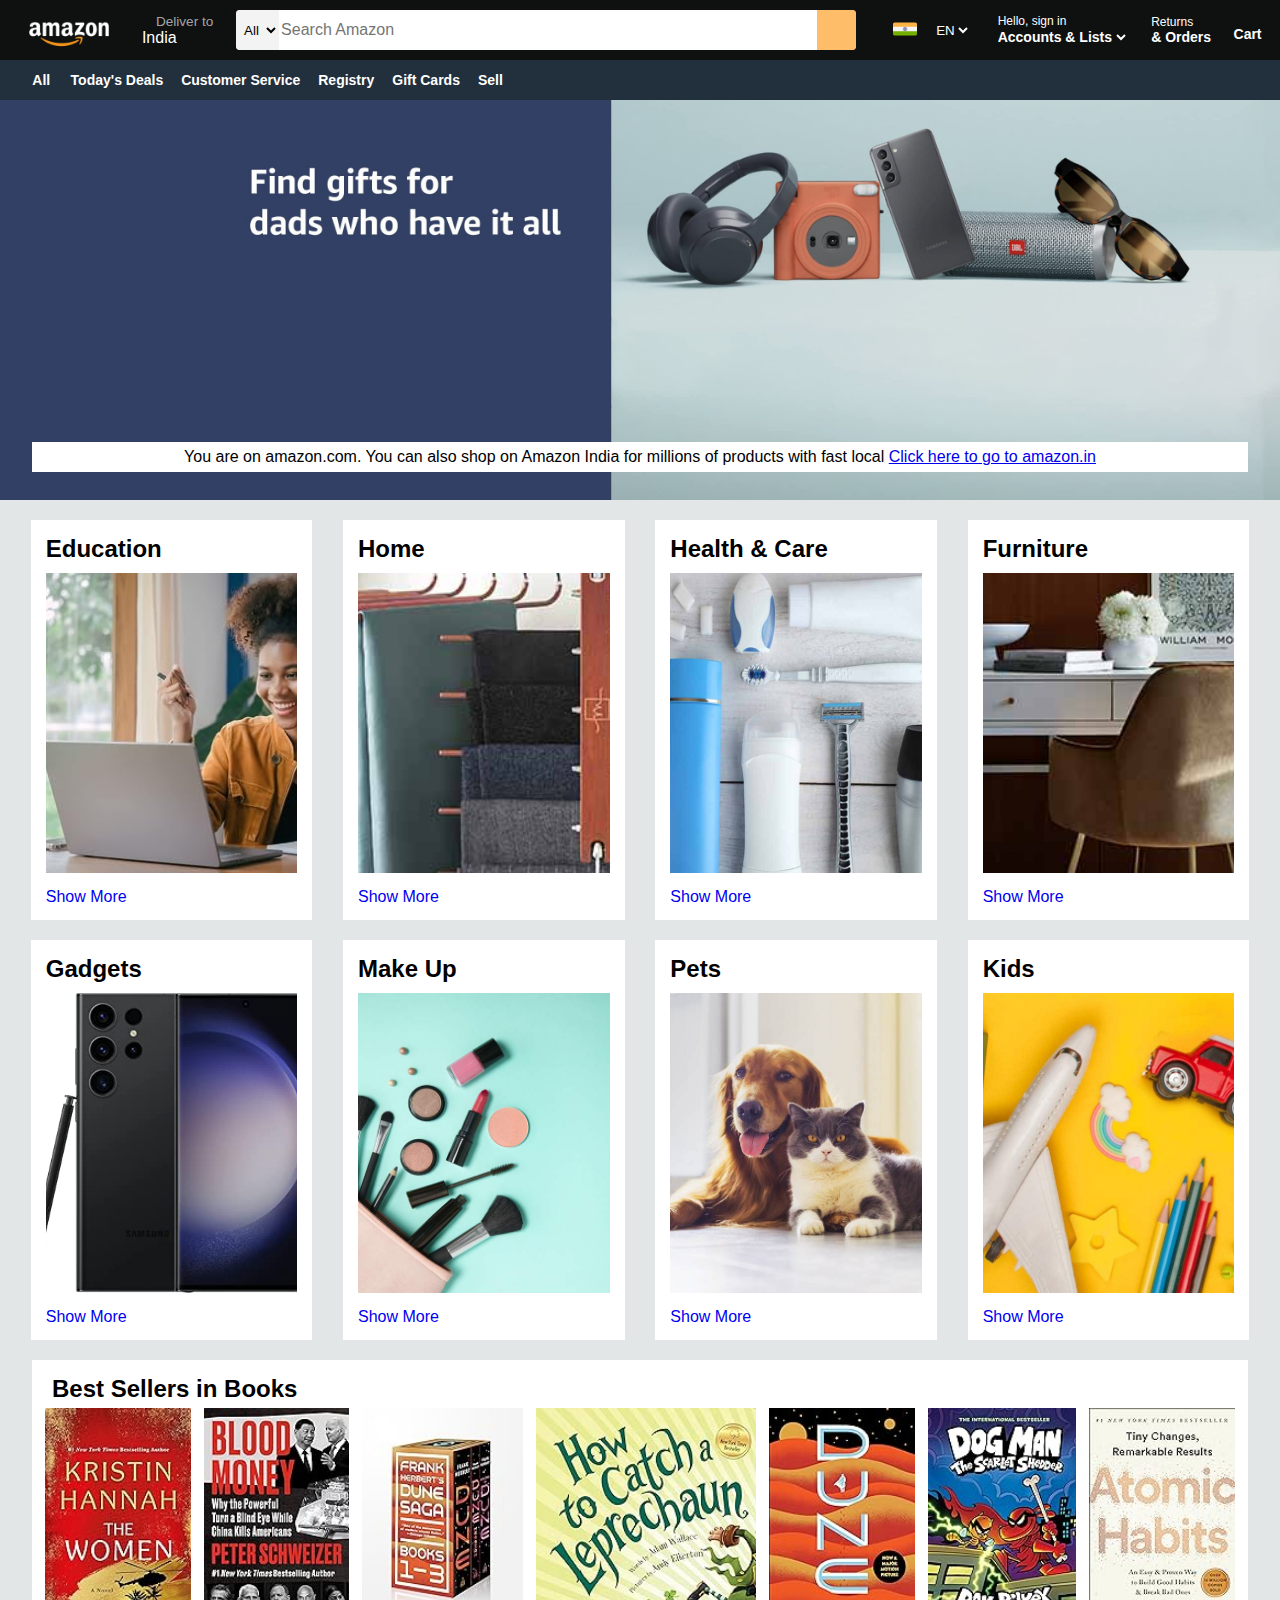
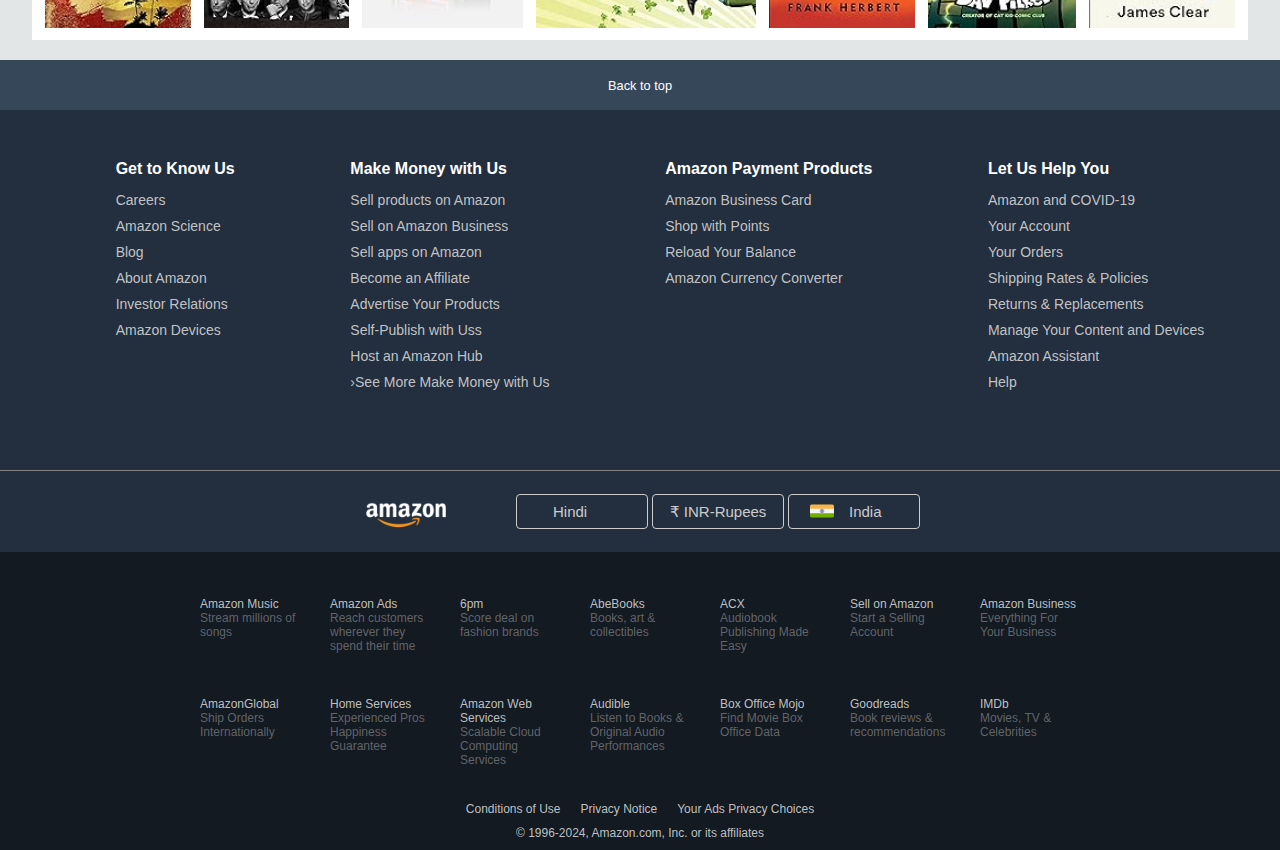
<file: Amazon Clone/index.html>
<!DOCTYPE html>
<html lang="en">
<head>
    <meta charset="UTF-8">
    <meta name="viewport" content="width=device-width, initial-scale=1.0">
    <link rel="stylesheet" href="https://cdnjs.cloudflare.com/ajax/libs/font-awesome/6.5.1/css/all.min.css" integrity="sha512-DTOQO9RWCH3ppGqcWaEA1BIZOC6xxalwEsw9c2QQeAIftl+Vegovlnee1c9QX4TctnWMn13TZye+giMm8e2LwA==" crossorigin="anonymous" referrerpolicy="no-referrer" />
    <link rel="stylesheet" href="stylesheet.css">
    <link rel="icon" href="https://www.amazon.in/favicon.ico" type="image/x-icon">
    <title>Amazon</title>
</head>
<body>
    <header>
        <div class="navbar">
            <!-- -------------Amazon Logo ---- -->
            <div class="nav-logo border">
                <div class="logo">
                </div>
            </div>
            <!-- -------------Location Box --------- -->
            <div class="nav-address border" >
                <p class="address1">Deliver to</p>
                <div class="india">
                    <i class="fa-solid fa-location-dot"></i>
                    <p class="address2">India</p>
                </div>
            </div>
            <!-- ------------ Input Box -------------- -->
            <div class="nav-search">
                <select class="search-select">
                    <option>All</option>
                </select>
                <input type="text" placeholder="Search Amazon" class="search-input">
                <div class="search-icon">
                    <i class="fa-solid fa-magnifying-glass"></i>
                </div>
            </div>

            <!-- ----------- Language box --------------- -->
            <div class="nav-lan border">
                <div class="lan-flag">
                    <img src="india.png" alt="India-flag">
                </div>
                <select class ="lan-select">
                    <option>EN</option>
                </select>
            </div>
            <!-- --------- Sign In & Accounts Box --------- -->
            <div class="nav-signin border">
                <p class="small-parah">Hello, sign in</p>
                <select class="big-parah acc">
                    <option>Accounts & Lists</option>
                </select>
            </div>
            <!-- ------------- Returns & Orders ----------- -->
            <div class="nav-returns border">
                <p class="small-parah-2">Returns</p>
                <p class="big-parah">& Orders</p>
            </div>
            <!-- ------------- Cart Box ------------------- -->
            <div class="nav-cart border">
                <i class="fa-solid fa-cart-shopping"></i>
                Cart
            </div>
        </div>

        <!-- ----------------- Header Pannel ------------ -->
        <div class="pannel">
            <div class="pannel-all border">
                <i class="fa-solid fa-bars"></i>
                <div>All</div>
            </div>
            <div class="pannel-opts">
                <div class="opt border">Today's Deals</div>
                <div class="opt border">Customer Service</div>
                <div class="opt border">Registry</div>
                <div class="opt border">Gift Cards</div>
                <div class="opt border">Sell</div>
            </div>
        </div>
    </header>

    <!-- -------------------- Hero-Section --------------- -->
    <main>
        <div class="hero-section">
            <div class="hero-msg">
            <p>You are on amazon.com. You can also shop on Amazon India for millions of products  with fast local <a href="https://amazon.in">Click here to go to amazon.in</a></p>
            </div>
        </div>

    <!-- -------------------- Shopping Section -------------------- -->
        <div class="shop-section">
            <div class="box">
                <div class="box-content">
                    <h2>Education</h2>
                    <div class="box-img" style="background-image: url('new.jpg'); background-position: center;">
                    </div>
                    <a href="#">Show More</a>
                </div>
            </div>
            <div class="box">
                <div class="box-content">
                    <h2>Home</h2>
                    <div class="box-img" style="background-image: url('box1_image.jpg'); background-position: center;">
                    </div>
                    <a href="#">Show More</a>
                </div>
            </div>
            <div class="box">
                <div class="box-content">
                    <h2>Health & Care</h2>
                    <div class="box-img" style="background-image: url('box2_image.jpg'); background-position: center;">
                    </div>
                    <a href="#">Show More</a>
                </div>
            </div>
            <div class="box">
                <div class="box-content">
                    <h2>Furniture</h2>
                    <div class="box-img" style="background-image: url('box3_image.jpg'); background-position: center;">
                    </div>
                    <a href="#">Show More</a>
                </div>
            </div>
            <div class="box">
                <div class="box-content">
                    <h2>Gadgets</h2>
                    <div class="box-img" style="background-image: url('box4_image.jpg'); background-position: center;">
                    </div>
                    <a href="#">Show More</a>
                </div>
            </div>
            <div class="box">
                <div class="box-content">
                    <h2>Make Up</h2>
                    <div class="box-img" style="background-image: url('box5_image.jpg'); background-position: center;">
                    </div>
                    <a href="#">Show More</a>
                </div>
            </div>
            <div class="box">
                <div class="box-content">
                    <h2>Pets</h2>
                    <div class="box-img" style="background-image: url('box6_image.jpg'); background-position: center;">
                    </div>
                    <a href="#">Show More</a>
                </div>
            </div>
            <div class="box">
                <div class="box-content">
                    <h2>Kids</h2>
                    <div class="box-img" style="background-image: url('box7_image.jpg'); background-position: center;">
                    </div>
                    <a href="#">Show More</a>
                </div>
            </div>
            <div class="best-seller">
                <h2>Best Sellers in Books</h2>
                <div class="best-seller-img">
                    <img src="best-seller 1.jpg">
                    <img src="best-seller 2.jpg">
                    <img src="best-seller 3.jpg">
                    <img src="best-seller 4.jpg">
                    <img src="best-seller 5.jpg">
                    <img src="best-seller 6.jpg">
                    <img src="best-seller 7.jpg">
                </div>
            </div>
        </div>

        <!-- -------------------- Footer Section ------------------- -->
        <footer>
            <div class="foot-pannel1">
                Back to top
            </div>
            <div class="foot-pannel2">
                <ul>
                    <p>Get to Know Us</p>
                    <a href="">Careers</a>
                    <a href="">Amazon Science</a>
                    <a href="">Blog</a>
                    <a href="">About Amazon</a>
                    <a href="">Investor Relations</a>
                    <a href="">Amazon Devices</a>
                </ul>
                <ul>
                    <p>Make Money with Us</p>
                    <a href="">Sell products on Amazon</a>
                    <a href="">Sell on Amazon Business</a>
                    <a href="">Sell apps on Amazon</a>
                    <a href="">Become an Affiliate</a>
                    <a href="">Advertise Your Products</a>
                    <a href="">Self-Publish with Uss</a>
                    <a href="">Host an Amazon Hub</a>
                    <a href="">›See More Make Money with Us</a>
                </ul>
                <ul>
                    <p>Amazon Payment Products</p>
                    <a href="">Amazon Business Card</a>
                    <a href="">Shop with Points</a>
                    <a href="">Reload Your Balance</a>
                    <a href="">Amazon Currency Converter</a>
                </ul>
                <ul>
                    <p>Let Us Help You</p>
                    <a href="">Amazon and COVID-19</a>
                    <a href="">Your Account</a>
                    <a href="">Your Orders</a>
                    <a href="">Shipping Rates & Policies</a>
                    <a href="">Returns & Replacements</a>
                    <a href="">Manage Your Content and Devices</a>
                    <a href="">Amazon Assistant</a>
                    <a href="">Help</a>
                </ul>
            </div>
            <div class="foot-pannel3">
                <div class="pannel-logo"></div>
                <div class="pannel-btn">
                    <button class="pannel-btn3">
                        <div class="lan-flag"><i class="fa-solid fa-globe"></i></div>
                        Hindi</button>
                    <button class="pannel-btn2">₹ INR-Rupees</button>
                    <button class="pannel-btn3">
                        <div class="lan-flag">
                            <img src="india.png" alt="India-flag">
                        </div>
                        <div>India</div>
                    </button>
                </div>
            </div>
            <div class="foot-pannel4">

                <div class="bottom-div">

                    <div class="bottom-links">
                        <p>Amazon Music</p>
                        <a href="">Stream millions of songs</a>
                    </div>
                    <div class="bottom-links">
                        <p>Amazon Ads</p>
                        <a href="">Reach customers wherever they spend their time</a>
                    </div>
                    <div class="bottom-links">
                        <p> 6pm</p>
                        <a href="">Score deal on fashion brands</a>
                    </div>
                    <div class="bottom-links">
                        <p>AbeBooks</p>
                        <a href="">Books, art & collectibles</a>
                    </div>
                    <div class="bottom-links">
                        <p>ACX</p>
                        <a href="">Audiobook Publishing Made Easy</a>
                    </div>
                    <div class="bottom-links">
                        <p>Sell on Amazon</p>
                        <a href="">Start a Selling Account</a>
                    </div>
                    <div class="bottom-links">
                        <p>Amazon Business</p>
                        <a href="">Everything For Your Business</a>
                    </div>
                </div>
                    <!-- bottom links 2 -->
                <div class="bottom-div">
                    <div class="bottom-links">
                        <p>AmazonGlobal</p>
                        <a href="">Ship Orders Internationally</a>
                    </div>
                    <div class="bottom-links">
                        <p>Home Services</p>
                        <a href="">Experienced Pros Happiness Guarantee</a>
                    </div>
                    <div class="bottom-links">
                        <p>Amazon Web Services</p>
                        <a href="">Scalable Cloud Computing Services</a>
                    </div>
                    <div class="bottom-links">
                        <p>Audible</p>
                        <a href="">Listen to Books & Original Audio Performances</a>
                    </div>
                    <div class="bottom-links">
                        <p>Box Office Mojo</p>
                        <a href="">Find Movie Box Office Data</a>
                    </div>
                    <div class="bottom-links">
                        <p>Goodreads</p>
                        <a href="">Book reviews & recommendations</a>
                    </div>
                    <div class="bottom-links">
                        <p>IMDb</p>
                        <a href="">Movies, TV & Celebrities</a>
                    </div>
                </div>

            <div class="foot-pannel5">
                <div class="last-links">
                    <div>Conditions of Use</div>
                    <div>Privacy Notice</div>
                    <div>Your Ads Privacy Choices</div>
                </div>
                <div class="copy">© 1996-2024, Amazon.com, Inc. or its affiliates</div>
            </div>
        </footer>
    </main>
</body>
</html>
</file>
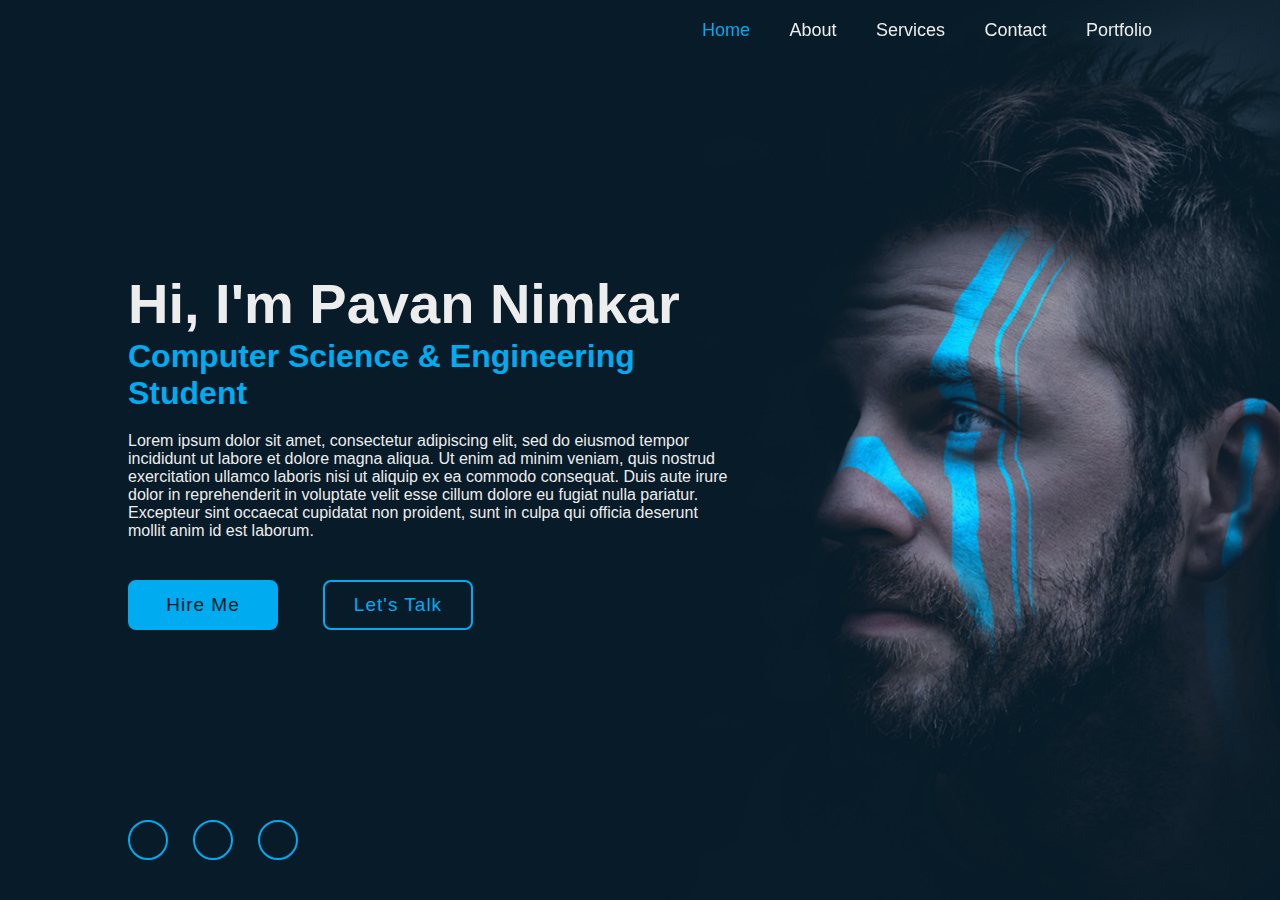
<file: Personal Portfolio/index.html>
<!DOCTYPE html>
<html>
<head>
	<title>Personal Portfolio</title>
	<link rel = "stylesheet" href= "stylesheet.css">
	<link rel="stylesheet" href="https://cdnjs.cloudflare.com/ajax/libs/font-awesome/6.5.1/css/all.min.css" integrity="sha512-DTOQO9RWCH3ppGqcWaEA1BIZOC6xxalwEsw9c2QQeAIftl+Vegovlnee1c9QX4TctnWMn13TZye+giMm8e2LwA==" crossorigin="anonymous" referrerpolicy="no-referrer" />
</head>
<body>
	<!-- ---------------------- Header Navbar -------------------------- -->
	<header class = "header">
		<a href = "#" class= "logo"><i class="fa-brands fa-slack"></i></i></a>
		<nav class= "navbar">
			<a href= "#" class= "active">Home</a>
			<a href= "#">About</a>
			<a href= "#">Services</a>
			<a href= "#">Contact</a>
			<a href= "#">Portfolio</a>
		</nav>
	</header>

	<!-- ---------------------- Home Section -------------------------- -->
	<main>
		<section class= "home">
			<div class = "home-content">
				<h1>Hi, I'm Pavan Nimkar</h1>
				<h3>Computer Science & Engineering Student</h3>
				<p>Lorem ipsum dolor sit amet, consectetur adipiscing elit, sed do eiusmod tempor incididunt ut labore et dolore magna aliqua. Ut enim ad minim veniam, quis nostrud exercitation ullamco laboris nisi ut aliquip ex ea commodo consequat. Duis aute irure dolor in reprehenderit in voluptate velit esse cillum dolore eu fugiat nulla pariatur. Excepteur sint occaecat cupidatat non proident, sunt in culpa qui officia deserunt mollit anim id est laborum.</p>
				<div class = "btn-box">
					<a href = "#">Hire Me</a>
					<a href = "#">Let's Talk</a>
				</div>
			</div>

			<!-- ---------------------- Image Hover Effect -------------------------- -->
			<span class = "home-imgHover"></span>

			<!-- ---------------------- Home Footer -------------------------- -->
			<div class = "home-icons">
					<a><i class="fa-brands fa-facebook"></i></a>
					<a><i class="fa-brands fa-instagram"></i></a>
					<a><i class="fa-brands fa-youtube"></i></a>
			</div>
		</section>
	</main>
</body>
</html>
</file>
<file: Amazon Clone/stylesheet.css>
* {
    margin: 0;
    font-family: Arial, Helvetica, sans-serif;
    box-sizing: border-box;
}

.navbar {
    height: 60px;
    width: 100vw;
    background-color: #0f1111;
    color: white;
    display: flex;
    align-items: center;
    gap: 4px;
    justify-content: space-evenly;
}

/* ---------------- AMAZON LOGO --------------------- */
.nav-logo {
    height: 50px;
    width: 100px;
}

.logo {
    background-image: url("amazon_logo.png");
    height: 50px;
    width: 100px;
    background-size: cover;
    margin: 1px;
}

.border:hover {
    border: 1px solid white;
    border-radius: 2px;
}

/* ---------------- LOCATION BOX ---------------------- */
.india {
    display: flex;
}

.address1 {
    color: #cccc;
    font-size: 0.85rem;
    margin-left: 15px;
}

.address2 {
    font-size: 1rem;
    margin-left: 1px;
}
/* -------------------- SEARCH BAR BOX ----------------------------- */
.nav-search {
    display: flex;
    background-color: pink;
    width: 620px;
    height: 40px;
    border-radius: 4px;
    justify-content: space-evenly;
}

.nav-search:active {
    /* fix me no hover effect */
    border: 2px soild orange;
}

.search-select {
    background-color: #f3f3f3;
    width: 50px;
    text-align: center;
    border-top-left-radius: 4px;
    border-bottom-left-radius: 4px;
    border: none;
}

.search-input {
    width: 100%;
    border: none;
    font-size: 1rem;
}

.search-icon {
    display: flex;
    align-items: center;
    justify-content: center;
    width: 45px;
    color: black;
    background-color: #febd68;
    border: none;
    font-size: 1.2rem;
    border-top-right-radius: 4px;
    border-bottom-right-radius: 4px;

}

/* --------------- LANGUAGE BOX ---------------- */
.nav-lan {
    display: flex;
    justify-content: center;
}

.lan-flag img {
    padding-top: 4px;
    height: 24px;
    width: 24px;
}

.lan-select {
    background-color: transparent;
    color: white;
    border: none;
}
/* ---------------- ACCOUNTS BOX ------------ */
.small-parah {
    padding-left: 4px;
    font-size: 12px;
}

.big-parah{
    font-size: 14px;
    text-align: start;
    font-weight: 700;
}

.acc {
    border: none;
    color: white;
    background-color: transparent;
}

.small-parah-2 {
    font-size: 12px;
}

/* ----------------- CART BOX -------------- */
.nav-cart i {
    font-size: 1.6rem;
}

.nav-cart {
    font-size: 14px;
    font-weight: 700;
}

/* ----------------- Header Pannel ------------ */
.pannel {
    display: flex;
    align-items: center;
    justify-content: space-evenly;
    height: 40px;
    color: white;
    background-color: #222f3d;
    font-size: 14px;
    font-weight: 700;
}

.pannel-opts {
    display: flex;
    width: 95%;
    justify-content: flex-start ;
}

.pannel-opts div{
    padding: 8px 9px;
}

.pannel-all div {
    margin-left: 5px;
}

.pannel-all{
    padding: 8px 9px;
    display: flex;
    margin-left: 1rem;
    font-size: 14px;
    align-items: center;
}

.pannel-all i {
    font-size: 1.2rem;
}

/* -------------------- Hero-Section --------------- */

.hero-section {
    background-image: url("hero_image.jpg");
    background-position: top;
    height: 400px;
    background-size: cover;
    display: flex;
    justify-content: center;
    align-items: flex-end;
}

.hero-section div {
    background-color: white;
    display: flex;
    align-items: center;
    justify-content: space-evenly;
    height: 30px;
    width: 95%;
    margin-bottom: 28px;
}

/* -------------------- Shopping Section -------------------- */
.shop-section{
    display: flex;
    justify-content: space-evenly;
    background-color: #e2e6e7;
    flex-wrap: wrap;
}

.box {
    height: 400px;
    width: 22%;
    background-color: white;
    margin-top: 20px;
}

.box-img {
    height: 300px;
    background-size: cover;
    margin-top: 10px;
    margin-bottom: 15px;
}

.box-content {
    margin: 15px;
}

.box-content a {
    text-decoration:  none;
}

.box-content a:hover {
    text-decoration: underline;
}

/* ---------------- Best seller --------------- */
.best-seller {
    height: 280px;
    width: 95%;
    background-color: white;
    margin: 20px 0 20px 0;
}

.best-seller h2 {
    margin: 15px 20px 0 20px;
}

.best-seller-img {
    height: 220px;
    display: flex;
    margin-top: 5px;
    justify-content: space-evenly;
}

/* -------------------- Footer Section ------------------- */
footer {
    width: 100%;
    background-color: #131A22;
}
.foot-pannel1 {
    display: flex;
    justify-content: center;
    align-items: center;
    color: white;
    width: 100%;
    height: 50px;
    background-color: #37475a;
    margin-top: 0;
    font-size: .8rem;
}

.foot-pannel2 {
    display: flex;
    justify-content: space-evenly;
    height: 360px;
    width: 100%;
    background-color: #232f3e;
}

.foot-pannel2 a {
    display: block;
    text-decoration: none;
    font-size: 14px;
    color: #dddd;
    margin-bottom: 10px;
}
.foot-pannel2 a:hover {
    text-decoration: underline;
}

.foot-pannel2 p {
    font-size: 16px;
    font-weight: 700;
    color: white;
    margin: 50px 0 14px 0;
}

.foot-pannel3 {
    height: 82px;
    width: 100%;
    border-top: 1px solid grey;
    background-color: #232f3e;
    display: flex;
    align-items: center;
    justify-content: center;
    margin-bottom: 30px;
}

.pannel-logo {
    background-image: url("amazon_logo.png");
    height: 50px;
    width: 100px;
    background-size: cover;
    margin: 1px 60px 0 0;
}

.pannel-btn {
    display: flex;
}

.pannel-btn button {
    width: 132px;
    border-radius: 4px;
    margin-right: 4px;
    height: 35px;
    background-color: transparent;
    font-size: 15px;
    color: #CCC;
    border: 1px solid #CCC;
}

.pannel-btn3 {
    display: flex;
    justify-content: flex-start;
    align-items: center;
}

.lan-flag {
    margin-right: 15px;
    margin-bottom: 2px;
    padding-left: 15px;
}

/* ---------------- Foot Pannel 4 -------------- */

.foot-pannel4 {
    width: 100%;
    height: 250px;
    background-color: #131A22;
}

.bottom-div {
    display: flex;
    flex-wrap: wrap;
    align-items: center;
    justify-content: center;
    gap: 30px;
}

.bottom-links {
    background-color: #131A22;
    width: 100px;
    height: 100px;
    padding: 15px 0;
}

.bottom-links p,
.bottom-links a {
    display: block;
    font-size: 12px;
    text-decoration: none;
}

.bottom-links p {
    color: #dddd;
    font-weight: 200;
}
.bottom-links a {
    color: #9999;
}

.bottom-links a:hover,
.bottom-links p:hover {
    text-decoration: underline;
}

/* ------------------- Foot Pannel 5 --------------- */
.foot-pannel5 {
    padding: 10px 0 10px 0;
    background-color: #131A22;
}
.last-links {
    display: flex;
    justify-content: center;
}

.last-links div {
    padding: 10px;
    font-size: 12px;
    color: #dddd;
}

.copy {
    display: flex;
    justify-content: center;
    font-size: 12px;
    color: #dddd;
}

.last-links div:hover,
.copy:hover {
    text-decoration: underline;
}
</file>
<file: Personal Portfolio/stylesheet.css>
*{
	margin : 0;
	padding : 0;
	box-sizing : border-box;
	font-family : 'arial', 'san-serif';
	}
	
body {
	color : #ededed;
}

/*--------------------- Header Section ---------------------- */

.header {
	position : fixed;
	top : 0;
	left : 0;
	width : 100%;
	padding : 20px 10%;
	background : transparent;
	display : flex;
	justify-content : space-between;
	align-items : center;
	z-index : 100;
}
.logo {
	font-size : 50px;
	font-weight : 600;
	color : #ededed;
	text-decoration : none;
}
.navbar a {
	font-size : 18px;
	font-weight : 500;
	color : #ededed;  
	text-decoration : none;
	margin-left : 35px;
	transition : 1s;
}
.navbar a:hover,
.navbar a.active {
	color : #00abf0;
}
/*--------------------- Home Section ---------------------- */
.home {
	background : url("home.jpg");
	background-size : cover;
	background-position : center;
	display : flex;
	align-items : center;
	height : 100vh;
	padding : 0 10%;
}

.home-content {
	max-width : 600px;
}
.home-content h1 {
	font-size : 56px;
	font-weight : 700;
	line-height : 1.2;
}
.home-content h3 {
	font-size : 32px;
	font-weight : 700;
	color : #00abf0;
}
.home-content p {
	font-size : 16px;
	margin : 20px 0 40px;
}

.btn-box {
	display : flex;
	justify-content : space-between;
	width : 345px;
	height : 50px;
}

.btn-box a {
	position : relative;
	display : inline-flex;
	justify-content : center;
	align-items : center;
	width : 150px;
	height : 100%;
	background-color : #00abf0;
	border : 2px solid #00abf0;
	border-radius : 8px;
	font-size : 19px;
	font-weight : 600px;
	text-decoration : none;
	color : #081b29;
	letter-spacing : 1px;
	z-index : 1;
	transition : .5s;
	overflow : hidden;
}

.btn-box a:hover {
	color : #00abf0;
}

.btn-box a:nth-child(2){
	background : transparent;
	color : #00abf0;
}
.btn-box a:nth-child(2)::before{
	background : #00abf0;
}
.btn-box a:nth-child(2):hover{
	color : #081b29;
}

.btn-box a::before {
	content : '';
	position : absolute;
	background-color : #081b29;
	top : 0;
	left : 0;
	right : 0;
	bottom : 0;
	height : 100%;
	width : 0;
	z-index : -1;
	transition : .5s;
}

.btn-box a:hover::before {
	width : 100%;	
}

/*--------------------- Home Footer ---------------------- */

.home-icons {
	display : flex;
	justify-content : space-between;
	position : absolute;
	bottom : 40px;
	width : 170px;
}

.home-icons a {
	position : relative;
	display : inline-flex;
	height : 40px;
	width : 40px;
	border : 2px solid #00abf0;
	border-radius : 50%;
	font-size : 20px;
	color : #00abf0;
	text-decoration : none;
	align-items : center;
	justify-content : center;
	z-index : 1;
	overflow : hidden;
	transition : .5s;
}

.home-icons a:hover {
	color : #081b29;
}

.home-icons a::before {
	content : '';
	position : absolute;
	background : #00abf0;
	width : 0;
	top : 0;
	left : 0;
	bottom : 0;
	right : 0;
	z-index : -1;
	transition : .5s;
}

.home-icons a:hover::before {
	width : 100%
}

/*--------------------- Home Image Hover Effect ---------------------- */
.home-imgHover {
	position : absolute;
	top : 0;
	right : 50px;
	width : 600px;
	height : 100%;
	background : transparent;
	transition : 1.5s ease-in-out;
}

.home-imgHover:hover {
	background : #081b29;
	opacity : 0.75;
}
</file>
